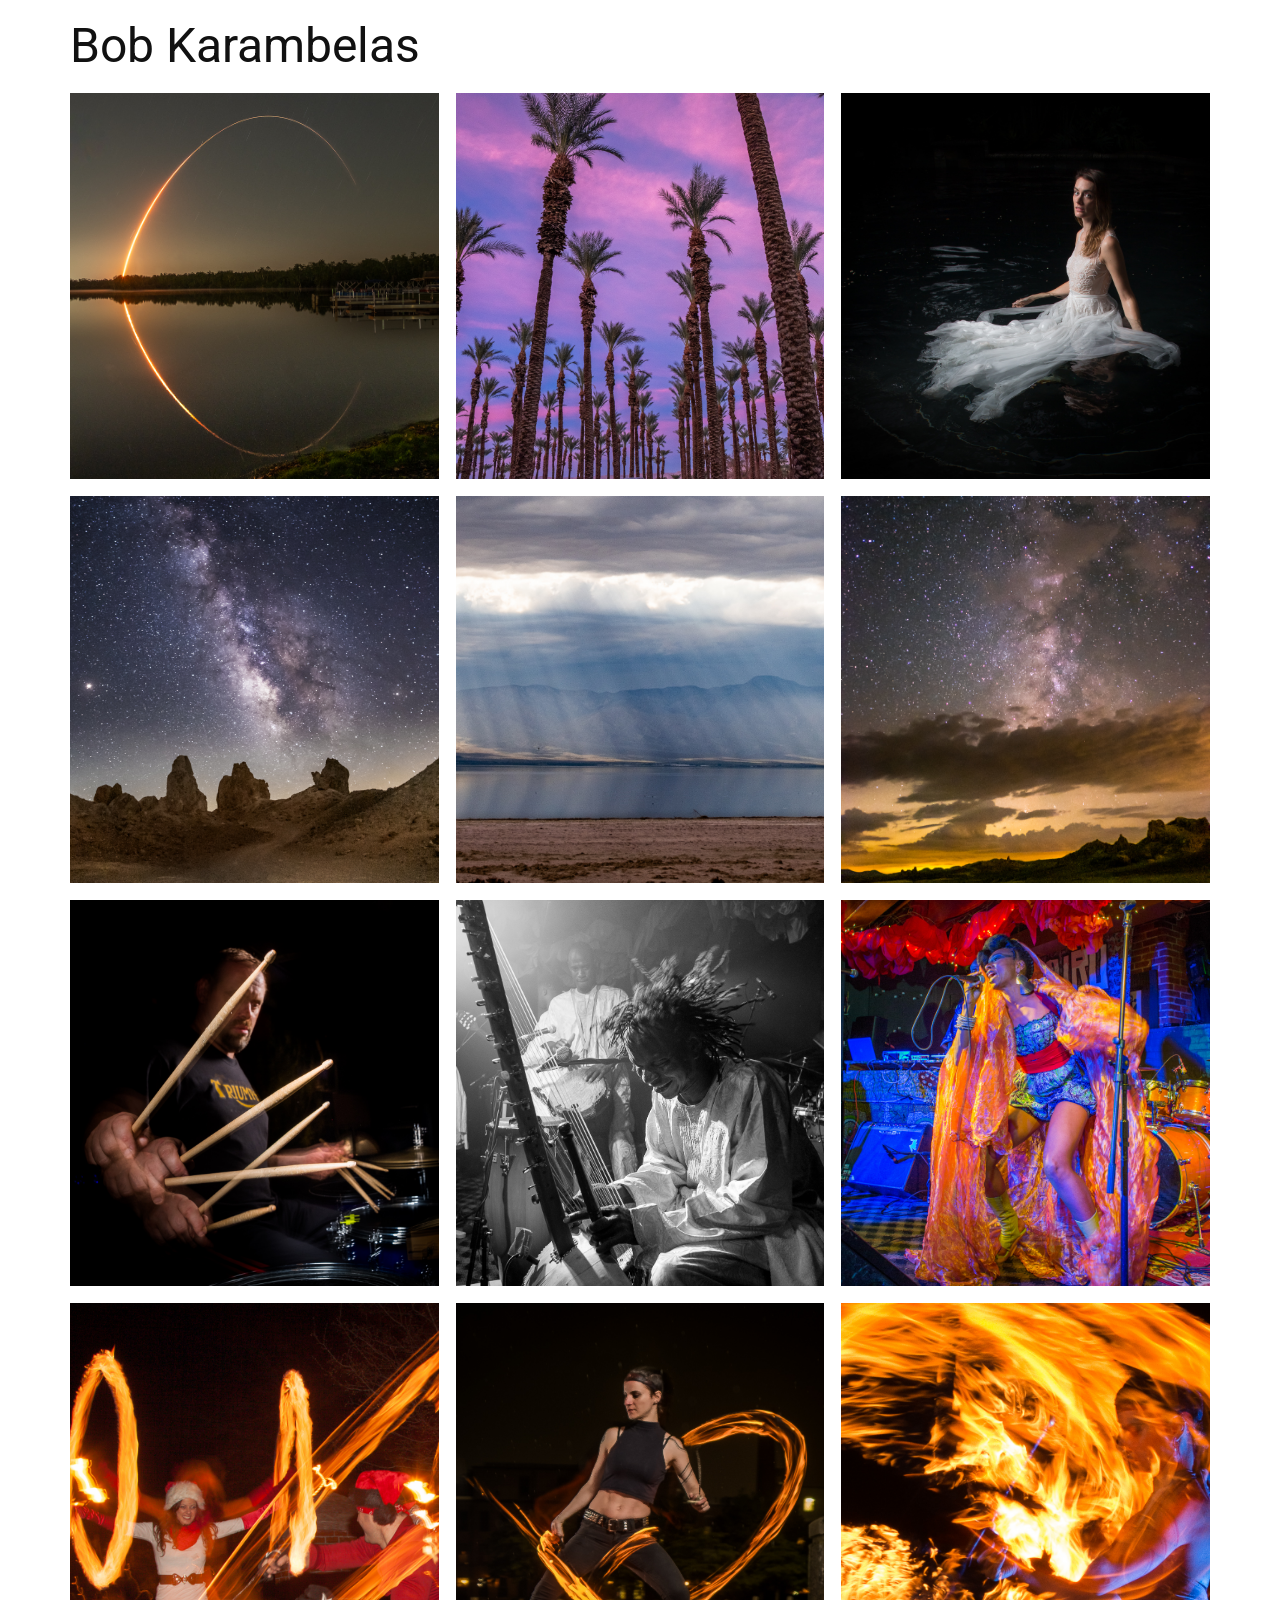
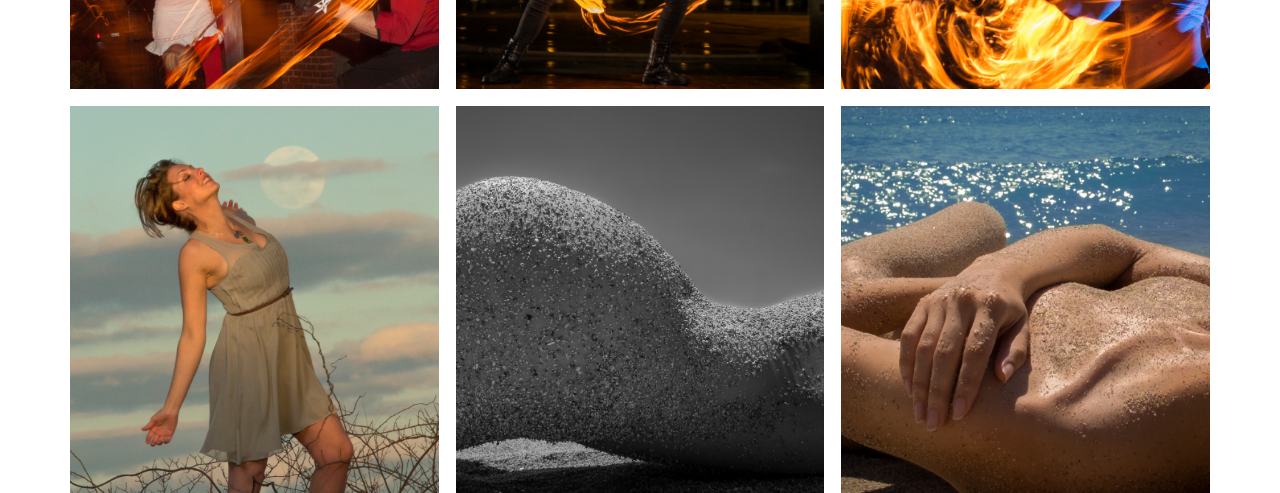
<file: index.html>
<!DOCTYPE html>
<html style="font-size: 16px;" lang="en"><head>
    <meta name="viewport" content="width=device-width, initial-scale=1.0">
    <meta charset="utf-8">
    <meta name="keywords" content="">
    <meta name="description" content="">
    <title>Home</title>
    <link rel="stylesheet" href="nicepage.css" media="screen">
<link rel="stylesheet" href="index.css" media="screen">
    <script class="u-script" type="text/javascript" src="jquery.js" defer=""></script>
    <script class="u-script" type="text/javascript" src="nicepage.js" defer=""></script>
    <meta name="generator" content="Nicepage 8.0.6, nicepage.com">
    
    
    
    <link id="u-page-google-font" rel="stylesheet" href="https://fonts.googleapis.com/css2?display=swap&amp;family=Roboto:ital,wght@0,100;0,200;0,300;0,400;0,500;0,600;0,700;0,800;0,900;1,100;1,200;1,300;1,400;1,500;1,600;1,700;1,800;1,900&amp;family=Open+Sans:ital,wght@0,300;0,400;0,500;0,600;0,700;0,800;1,300;1,400;1,500;1,600;1,700;1,800">
    <script type="application/ld+json">{
		"@context": "http://schema.org",
		"@type": "Organization",
		"name": "BobK 03"
}</script>
    <meta name="theme-color" content="#478ac9">
    <meta property="og:title" content="Home">
    <meta property="og:description" content="">
    <meta property="og:type" content="website">
  <meta data-intl-tel-input-cdn-path="intlTelInput/"></head>
  <body data-home-page="Home.html" data-home-page-title="Home" data-path-to-root="./" data-include-products="false" class="u-body u-clearfix u-xl-mode" data-lang="en">
    <section class="u-clearfix u-section-1" id="block-1">
      <div class="u-clearfix u-sheet u-sheet-1">
        <h2 class="u-text u-text-default u-text-1">Bob Karambelas</h2>
        <div class="u-expanded-width u-gallery u-layout-grid u-lightbox u-show-text-on-hover u-gallery-1">
          <div class="u-gallery-inner u-gallery-inner-1">
            <div class="u-effect-fade u-gallery-item">
              <div class="u-back-slide" data-image-width="849" data-image-height="960">
                <img class="u-back-image u-expanded" src="images/DSCF2062.jpg">
              </div>
              <div class="u-over-slide u-shading u-valign-top u-over-slide-1"></div>
            </div>
            <div class="u-effect-fade u-gallery-item">
              <div class="u-back-slide" data-image-width="1620" data-image-height="1080">
                <img class="u-back-image u-expanded" src="images/RKXH7469.jpg">
              </div>
              <div class="u-over-slide u-shading u-valign-top u-over-slide-2"></div>
            </div>
            <div class="u-effect-fade u-gallery-item">
              <div class="u-back-slide" data-image-width="1152" data-image-height="1080">
                <img class="u-back-image u-expanded" src="images/IMG_0118-1.jpg">
              </div>
              <div class="u-over-slide u-shading u-valign-top u-over-slide-3"></div>
            </div>
            <div class="u-effect-fade u-gallery-item">
              <div class="u-back-slide" data-image-width="1375" data-image-height="1080">
                <img class="u-back-image u-expanded" src="images/RKXH6529.jpg">
              </div>
              <div class="u-over-slide u-shading u-valign-top u-over-slide-4"></div>
            </div>
            <div class="u-effect-fade u-gallery-item">
              <div class="u-back-slide" data-image-width="1920" data-image-height="960">
                <img class="u-back-image u-expanded" src="images/RKXH8408.jpg">
              </div>
              <div class="u-over-slide u-shading u-valign-top u-over-slide-5"></div>
            </div>
            <div class="u-effect-fade u-gallery-item">
              <div class="u-back-slide" data-image-width="849" data-image-height="1080">
                <img class="u-back-image u-expanded" src="images/RKXH6755.jpg">
              </div>
              <div class="u-over-slide u-shading u-valign-top u-over-slide-6"></div>
            </div>
            <div class="u-effect-fade u-gallery-item">
              <div class="u-back-slide" data-image-width="1080" data-image-height="1080">
                <img class="u-back-image u-expanded" src="images/RKXW1018-1.jpg">
              </div>
              <div class="u-over-slide u-shading u-valign-top u-over-slide-7"></div>
            </div>
            <div class="u-effect-fade u-gallery-item">
              <div class="u-back-slide" data-image-width="981" data-image-height="1080">
                <img class="u-back-image u-expanded" src="images/_DSF3705.jpg">
              </div>
              <div class="u-over-slide u-shading u-valign-top u-over-slide-8"></div>
            </div>
            <div class="u-effect-fade u-gallery-item">
              <div class="u-back-slide" data-image-width="892" data-image-height="1080">
                <img class="u-back-image u-expanded" src="images/BOBK8698.jpg">
              </div>
              <div class="u-over-slide u-shading u-valign-top u-over-slide-9"></div>
            </div>
            <div class="u-effect-fade u-gallery-item">
              <div class="u-back-slide" data-image-width="1222" data-image-height="960">
                <img class="u-back-image u-expanded" src="images/_MG_8473-2.jpg">
              </div>
              <div class="u-over-slide u-shading u-valign-top u-over-slide-10"></div>
            </div>
            <div class="u-effect-fade u-gallery-item">
              <div class="u-back-slide" data-image-width="1375" data-image-height="1080">
                <img class="u-back-image u-expanded" src="images/RKXW0459.jpg">
              </div>
              <div class="u-over-slide u-shading u-valign-top u-over-slide-11"></div>
            </div>
            <div class="u-effect-fade u-gallery-item">
              <div class="u-back-slide" data-image-width="1280" data-image-height="960">
                <img class="u-back-image u-expanded" src="images/07090534.jpg">
              </div>
              <div class="u-over-slide u-shading u-valign-top u-over-slide-12"></div>
            </div>
            <div class="u-effect-fade u-gallery-item">
              <div class="u-back-slide" data-image-width="1000" data-image-height="1080">
                <img class="u-back-image u-expanded" src="images/OBK1052-Edit-1052.jpg">
              </div>
              <div class="u-over-slide u-shading u-valign-top u-over-slide-13"></div>
            </div>
            <div class="u-effect-fade u-gallery-item">
              <div class="u-back-slide" data-image-width="1920" data-image-height="961">
                <img class="u-back-image u-expanded" src="images/RKXT1268-2.jpg">
              </div>
              <div class="u-over-slide u-shading u-valign-top u-over-slide-14"></div>
            </div>
            <div class="u-effect-fade u-gallery-item">
              <div class="u-back-slide" data-image-width="1375" data-image-height="1080">
                <img class="u-back-image u-expanded" src="images/RKXT1380.jpg">
              </div>
              <div class="u-over-slide u-shading u-valign-top u-over-slide-15"></div>
            </div>
          </div>
        </div>
      </div>
    </section>
    
    
    
    
  
</body></html>
</file>
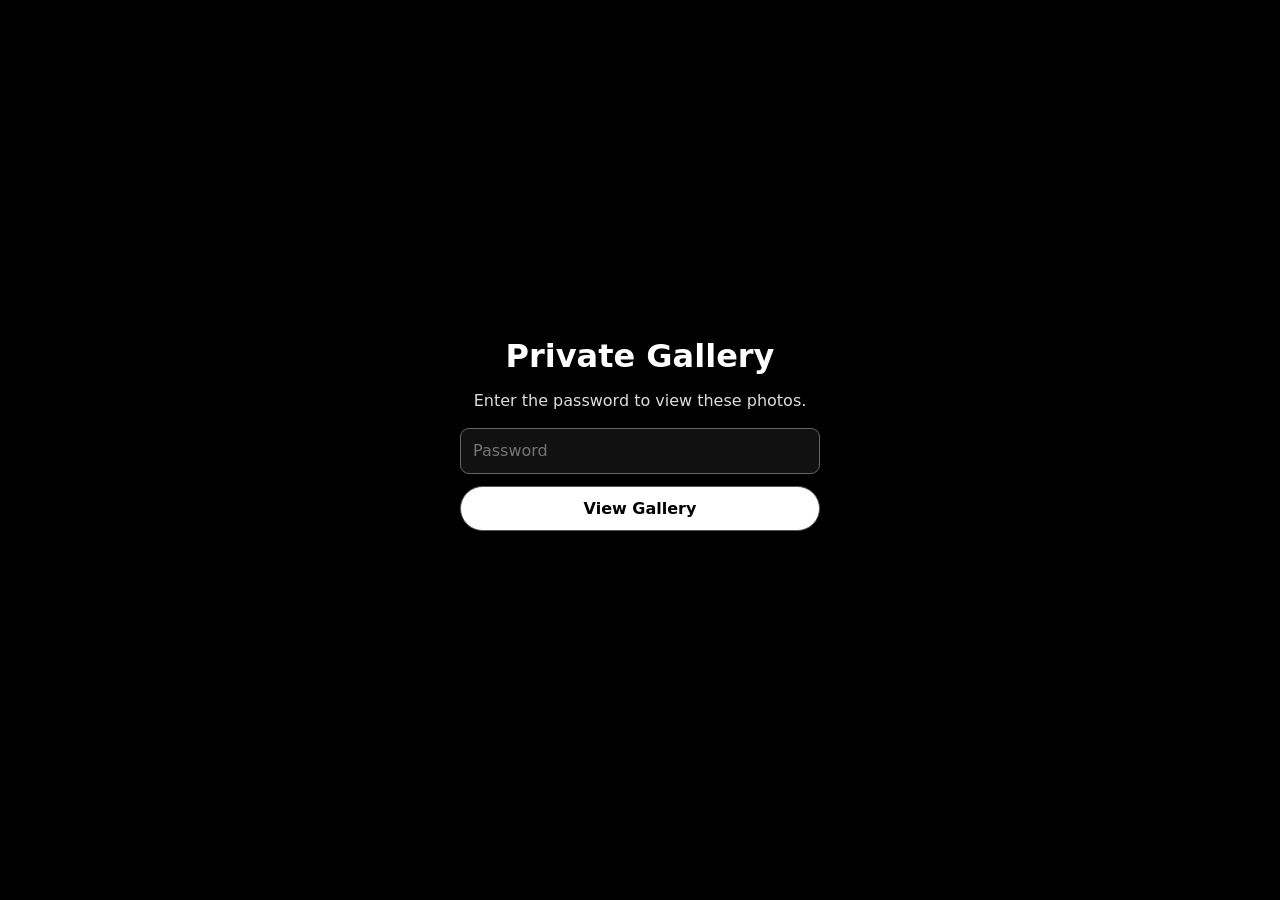
<file: phone/Brett/index.html>
<!doctype html><html lang="en"><head><meta charset="utf-8"><meta name="viewport" content="width=device-width,initial-scale=1,viewport-fit=cover"><meta name="theme-color" content="#000"><meta name="apple-mobile-web-app-capable" content="yes"><title>Brett - 3D Photos</title><link rel="stylesheet" href="../viewer.css"></head><body>
<section id="lock" class="screen active"><form id="lockForm" class="lock-card"><h1>Private Gallery</h1><p>Enter the password to view these photos.</p><input id="password" type="password" autocomplete="current-password" autocapitalize="none" spellcheck="false" placeholder="Password" aria-label="Password"><button class="primary" type="submit">View Gallery</button><p id="lockError" class="lock-error" role="alert"></p></form></section>
<section id="landing" class="screen"><div class="card"><h1>Brett</h1><p>Stereoscopic 3D photographs. Turn your phone sideways before viewing.</p><p>For a lensed viewer such as the Loreo Lite, choose <b>3D Viewer</b>. If you view stereograms by crossing your eyes, choose <b>Cross View</b>.</p><p>Photos advance every 7 seconds.
Swipe anytime to move manually; tap the picture to pause or resume.</p><div class="modes"><button id="parallel" class="primary">3D Viewer</button><button id="crossBtn" class="primary">Cross View</button></div></div></section>
<section id="viewer" class="screen"><div id="stage" class="stage"><img id="photo" class="normal" alt=""><div id="cross" class="cross"><div id="leftHalf" class="half a"></div><div id="rightHalf" class="half b"></div></div><div id="status" class="status"></div></div><div class="controls"><button id="home">Home</button><button id="pause">Pause</button><div class="meta"><b id="metaTitle"></b> · <span id="count"></span></div><button id="prev">‹</button><button id="next">›</button></div></section>
<script src="config.js"></script><script src="../viewer.js"></script></body></html>
</file>
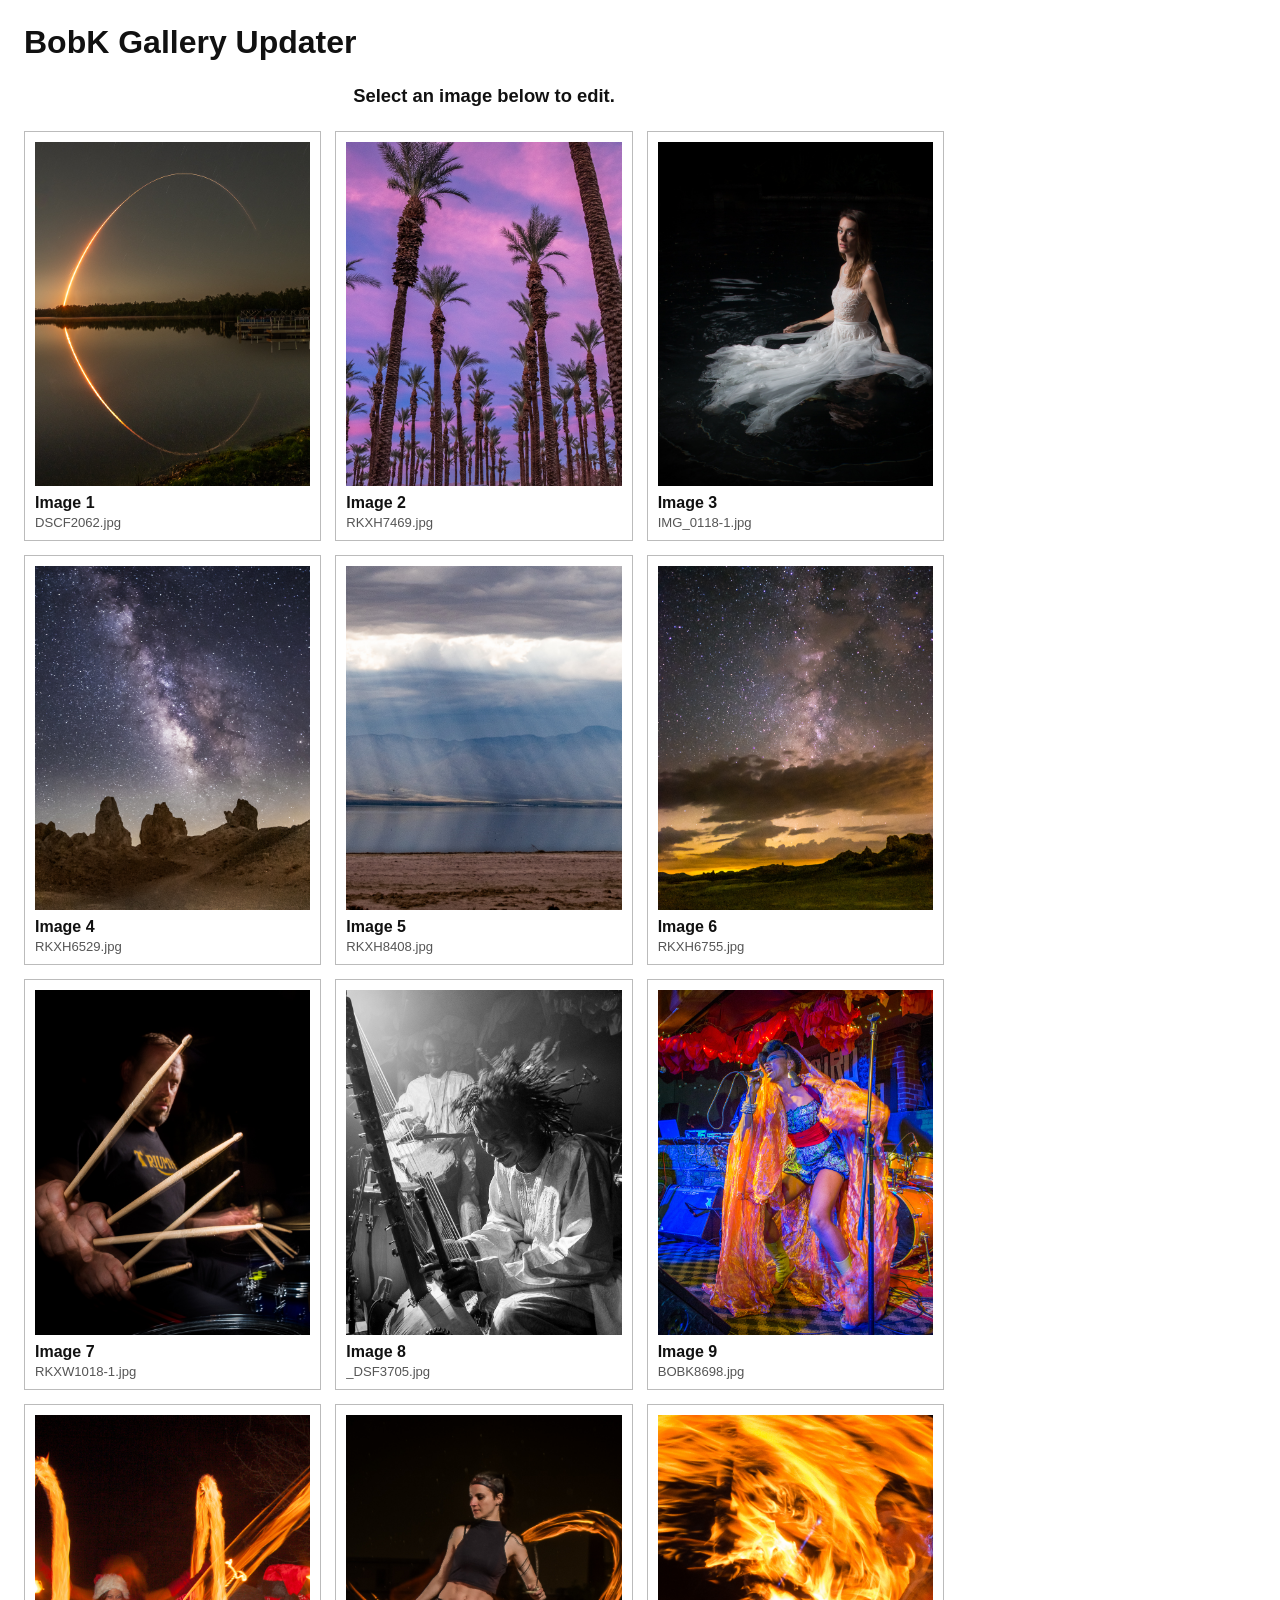
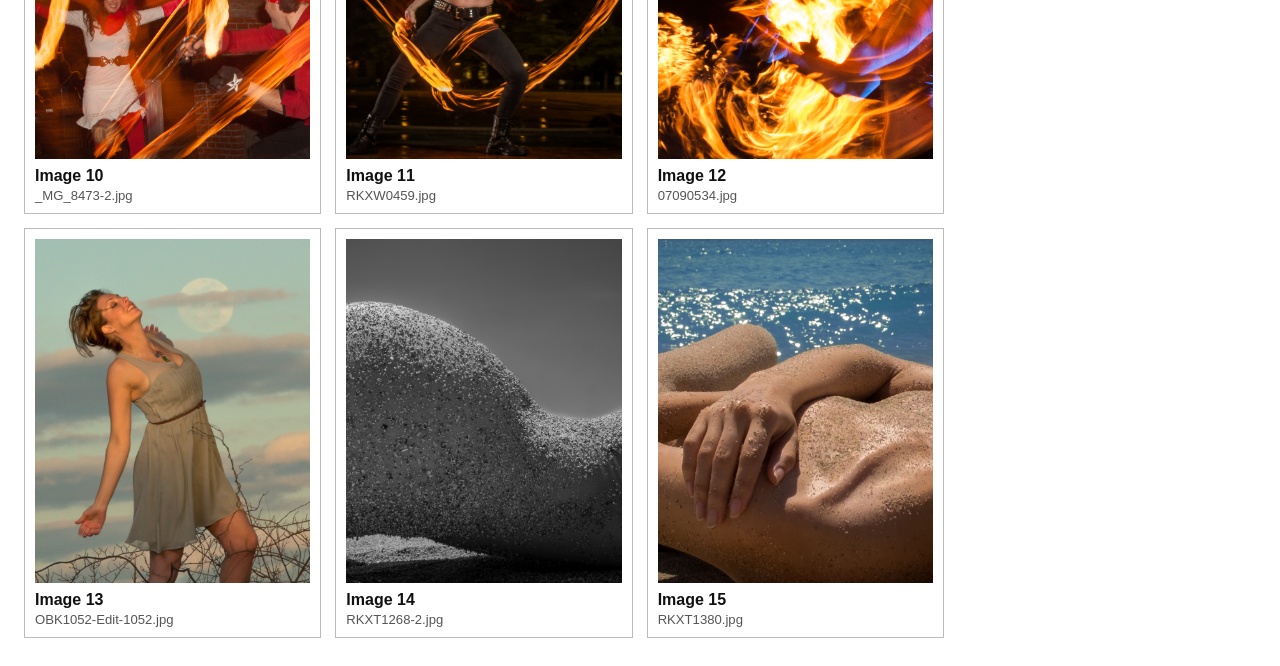
<file: update.html>
<!DOCTYPE html>
<html lang="en">
<head>
<meta charset="utf-8"/>
<meta content="width=device-width, initial-scale=1" name="viewport"/>
<title>BobK Gallery Updater</title>
<style>
body {
    font-family: Arial, Helvetica, sans-serif;
    margin: 24px;
    max-width: 920px;
    color: #111;
}
h1 {
    margin-bottom: 6px;
}
.note {
    font-size: 0.92em;
    color: #444;
    margin-bottom: 24px;
}
.slot-grid {
    display: grid;
    grid-template-columns: repeat(3, 1fr);
    gap: 14px;
    margin-bottom: 28px;
}
.slot {
    border: 1px solid #bbb;
    padding: 10px;
    cursor: pointer;
    background: #fff;
}
.slot:hover {
    background: #f4f4f4;
}
.slot.selected {
    outline: 3px solid #555;
}
.slot img {
    display: block;
    width: 100%;
    aspect-ratio: 4 / 5;
    object-fit: cover;
    background: #ddd;
}
.slot-label {
    font-weight: bold;
    margin-top: 8px;
}
.slot-file {
    font-size: 0.82em;
    color: #555;
    overflow-wrap: anywhere;
    margin-top: 3px;
}
#formPanel {
    display: none;
    border-top: 1px solid #bbb;
    padding-top: 20px;
}
label {
    display: block;
    margin-top: 14px;
    margin-bottom: 5px;
    font-weight: bold;
}
input[type="text"],
input[type="file"] {
    box-sizing: border-box;
    width: 100%;
    max-width: 680px;
    padding: 7px;
}
.preview-row {
    display: flex;
    gap: 24px;
    flex-wrap: wrap;
    margin-top: 18px;
}
.preview-box {
    width: 220px;
}
.preview-box strong {
    display: block;
    margin-bottom: 6px;
}
.preview-box img {
    display: block;
    width: 220px;
    height: 275px;
    object-fit: cover;
    background: #ddd;
    border: 1px solid #bbb;
}

.existing-picker {
    display: grid;
    grid-template-columns: repeat(4, minmax(0, 1fr));
    gap: 10px;
    max-width: 680px;
    max-height: 520px;
    overflow-y: auto;
    padding: 8px;
    border: 1px solid #bbb;
    background: #fafafa;
    box-sizing: border-box;
}
.existing-choice {
    border: 1px solid #bbb;
    background: #fff;
    padding: 6px;
    cursor: pointer;
    text-align: left;
    font: inherit;
    min-width: 0;
}
.existing-choice:hover {
    background: #f0f0f0;
}
.existing-choice.selected {
    outline: 3px solid #555;
}
.existing-choice img {
    display: block;
    width: 100%;
    aspect-ratio: 4 / 5;
    object-fit: cover;
    background: #ddd;
}
.existing-choice-name {
    margin-top: 5px;
    font-size: 0.78em;
    color: #444;
    overflow-wrap: anywhere;
}
.picker-message {
    grid-column: 1 / -1;
    padding: 10px;
    color: #555;
}
#submitButton {
    margin-top: 20px;
    padding: 8px 16px;
}
#status {
    display: none;
    margin-top: 20px;
    padding: 12px;
    background: #f3f3f3;
    white-space: pre-wrap;
}
@media (max-width: 700px) {
    .slot-grid {
        grid-template-columns: repeat(2, 1fr);
    }
    .existing-picker {
        grid-template-columns: repeat(3, minmax(0, 1fr));
    }
}
@media (max-width: 440px) {
    body {
        margin: 16px;
    }
    .slot-grid {
        grid-template-columns: 1fr;
    }
    .existing-picker {
        grid-template-columns: repeat(2, minmax(0, 1fr));
    }
}
</style>
</head>
<body>
<h1>BobK Gallery Updater</h1>
<div class="note">
</div>
<div id="selectionHint" style="text-align:center; font-size:1.15rem; font-weight:600; margin:24px 0;">Select an image below to edit.</div>
<div class="slot-grid" id="slotGrid"></div>
<div id="formPanel">
<div id="selectedSlot" style="font-weight:bold;"></div>
<label for="currentFile">Current image</label>
<input id="currentFile" readonly="" type="text"/>
<label for="titleField">Title (optional)</label>
<input id="titleField" maxlength="200" placeholder="Leave blank for no title" type="text"/>
<label>Replacement source</label>
<div style="margin-bottom:8px;">
<label style="display:inline;font-weight:normal;margin-right:18px;">
<input checked="" name="sourceMode" type="radio" value="upload"/>
    Upload new image
  </label>
<label style="display:inline;font-weight:normal;">
<input name="sourceMode" type="radio" value="existing"/>
    Choose existing image
  </label>
</div>
<div id="uploadPanel">
<label for="newImage">Replacement image</label>
<input accept="image/jpeg,image/png,image/webp" id="newImage" type="file"/>
</div>
<div id="existingPanel" style="display:none;">
<label>Existing image</label>
<input id="existingImage" type="hidden" value=""/>
<div class="existing-picker" id="existingPicker">
  <div class="picker-message">Loading image list...</div>
</div>
<div class="note" style="margin-top:6px;margin-bottom:0;">
    Click an image to select it. Images shown here come from the repo's images/ folder.
  </div>
</div>
<div class="preview-row">
<div class="preview-box">
<strong>Current</strong>
<img alt="" id="currentPreview"/>
</div>
<div class="preview-box">
<strong>Replacement</strong>
<img alt="" id="newPreview"/>
</div>
</div>
<button id="submitButton" type="button">Update Image</button>
<div id="status"></div>
</div>
<script>
const workerUrl = "https://gallery-api.bobk.com";

let galleryData = null;
let selectedIndex = -1;

const slotGrid = document.getElementById("slotGrid");
const formPanel = document.getElementById("formPanel");
const selectionHint = document.getElementById("selectionHint");
const selectedSlot = document.getElementById("selectedSlot");
const currentFile = document.getElementById("currentFile");
const currentPreview = document.getElementById("currentPreview");
const titleField = document.getElementById("titleField");
const newImage = document.getElementById("newImage");
const existingImage = document.getElementById("existingImage");
const existingPicker = document.getElementById("existingPicker");
const uploadPanel = document.getElementById("uploadPanel");
const existingPanel = document.getElementById("existingPanel");
const newPreview = document.getElementById("newPreview");
const submitButton = document.getElementById("submitButton");
const status = document.getElementById("status");
const sourceModes = document.querySelectorAll('input[name="sourceMode"]');

function filenameOnly(path) {
    return path.split("/").pop();
}

function selectedMode() {
    return document.querySelector('input[name="sourceMode"]:checked').value;
}

function setReplacementPreview() {
    newPreview.removeAttribute("src");

    if (selectedMode() === "upload") {
        const file = newImage.files[0];
        if (file) newPreview.src = URL.createObjectURL(file);
    } else {
        if (existingImage.value) newPreview.src = existingImage.value;
    }
}

function selectSlot(index) {
    selectedIndex = index;

    document.querySelectorAll(".slot").forEach(function(slot, i) {
        slot.classList.toggle("selected", i === index);
    });

    const item = galleryData.images[index];

    selectedSlot.textContent =
        "Updating: Image " + (index + 1) + " (" + item.id + ")";

    currentFile.value = item.src;
    currentPreview.src = item.src;
    titleField.value = item.title || "";

    newImage.value = "";
    existingImage.value = "";
    document.querySelectorAll(".existing-choice").forEach(function(choice) {
        choice.classList.remove("selected");
    });
    newPreview.removeAttribute("src");

    status.style.display = "none";
    selectionHint.style.display = "none";
    formPanel.style.display = "block";
    formPanel.scrollIntoView({ behavior: "smooth", block: "start" });
}

function buildSlots(config) {
    slotGrid.innerHTML = "";

    config.images.forEach(function(item, index) {
        const slot = document.createElement("div");
        slot.className = "slot";
        slot.addEventListener("click", function() {
            selectSlot(index);
        });

        const img = document.createElement("img");
        img.src = item.src;
        img.alt = item.title || "";

        const label = document.createElement("div");
        label.className = "slot-label";
        label.textContent = "Image " + (index + 1);

        const file = document.createElement("div");
        file.className = "slot-file";
        file.textContent = filenameOnly(item.src);

        slot.appendChild(img);
        slot.appendChild(label);
        slot.appendChild(file);
        slotGrid.appendChild(slot);
    });
}


async function loadExistingImages() {
    existingPicker.innerHTML = '<div class="picker-message">Loading image list...</div>';

    try {
        const response = await fetch(workerUrl, {
            method: "GET",
            credentials: "include"
        });

        const data = await response.json();

        if (!response.ok || !data.ok) {
            throw new Error(data.error || ("HTTP " + response.status));
        }

        existingPicker.innerHTML = "";

        data.images.forEach(function(item) {
            const choice = document.createElement("button");
            choice.type = "button";
            choice.className = "existing-choice";
            choice.dataset.path = item.path;

            const img = document.createElement("img");
            img.src = item.path;
            img.alt = item.name;
            img.loading = "lazy";

            const name = document.createElement("div");
            name.className = "existing-choice-name";
            name.textContent = item.name;

            choice.appendChild(img);
            choice.appendChild(name);

            choice.addEventListener("click", function() {
                existingImage.value = item.path;

                document.querySelectorAll(".existing-choice").forEach(function(other) {
                    other.classList.toggle("selected", other === choice);
                });

                setReplacementPreview();
            });

            existingPicker.appendChild(choice);
        });

        if (!data.images.length) {
            existingPicker.innerHTML = '<div class="picker-message">No images found.</div>';
        }

    } catch (error) {
        existingPicker.innerHTML = '<div class="picker-message">Could not load image list.</div>';
        console.error(error);
    }
}


sourceModes.forEach(function(radio) {
    radio.addEventListener("change", function() {
        const upload = selectedMode() === "upload";
        uploadPanel.style.display = upload ? "block" : "none";
        existingPanel.style.display = upload ? "none" : "block";
        setReplacementPreview();
    });
});

newImage.addEventListener("change", setReplacementPreview);

submitButton.addEventListener("click", async function() {
    if (selectedIndex < 0) return;

    const mode = selectedMode();
    const hasUpload = !!newImage.files[0];
    const hasExisting = !!existingImage.value;

    // Allow a title-only update as well.
    if (!workerUrl) {
        status.style.display = "block";
        status.textContent =
`The updater page is working.

Selected: Image ${selectedIndex + 1}
Title: ${titleField.value || "(blank)"}
Replacement source: ${mode}
Replacement: ${
    mode === "upload"
        ? (hasUpload ? newImage.files[0].name : "(no new image selected)")
        : (hasExisting ? existingImage.value : "(no existing image selected)")
}

The Worker is not connected yet, so nothing has been changed on GitHub.`;
        return;
    }

    const formData = new FormData();
    formData.append("slot", String(selectedIndex + 1));
    formData.append("title", titleField.value);

    if (mode === "upload" && hasUpload) {
        formData.append("image", newImage.files[0]);
        formData.append("sourceMode", "upload");
    } else if (mode === "existing" && hasExisting) {
        formData.append("existingPath", existingImage.value);
        formData.append("sourceMode", "existing");
    } else {
        formData.append("sourceMode", "title-only");
    }

    submitButton.disabled = true;
    submitButton.textContent = "Updating...";
    status.style.display = "block";
    status.textContent = "Sending update to Worker...";

    try {
        const response = await fetch(workerUrl, {
            method: "POST",
            credentials: "include",
            body: formData
        });

        const data = await response.json();

        if (!response.ok || !data.ok) {
            throw new Error(data.error || ("HTTP " + response.status));
        }

        status.textContent =
`Success.

Image ${selectedIndex + 1} updated.
GitHub has been updated. Cloudflare should redeploy shortly.`;

    } catch (error) {
        status.textContent = "Update failed.\n\n" + error.message;
    } finally {
        submitButton.disabled = false;
        submitButton.textContent = "Update Image";
    }
});

fetch("gallery.json", { cache: "no-store" })
    .then(function(response) {
        if (!response.ok) throw new Error("HTTP " + response.status);
        return response.json();
    })
    .then(function(config) {
        galleryData = config;
        buildSlots(config);
        loadExistingImages();
    })
    .catch(function(error) {
        slotGrid.textContent = "Could not load gallery.json.";
        console.error(error);
    });
</script>
</body>
</html>
</file>
